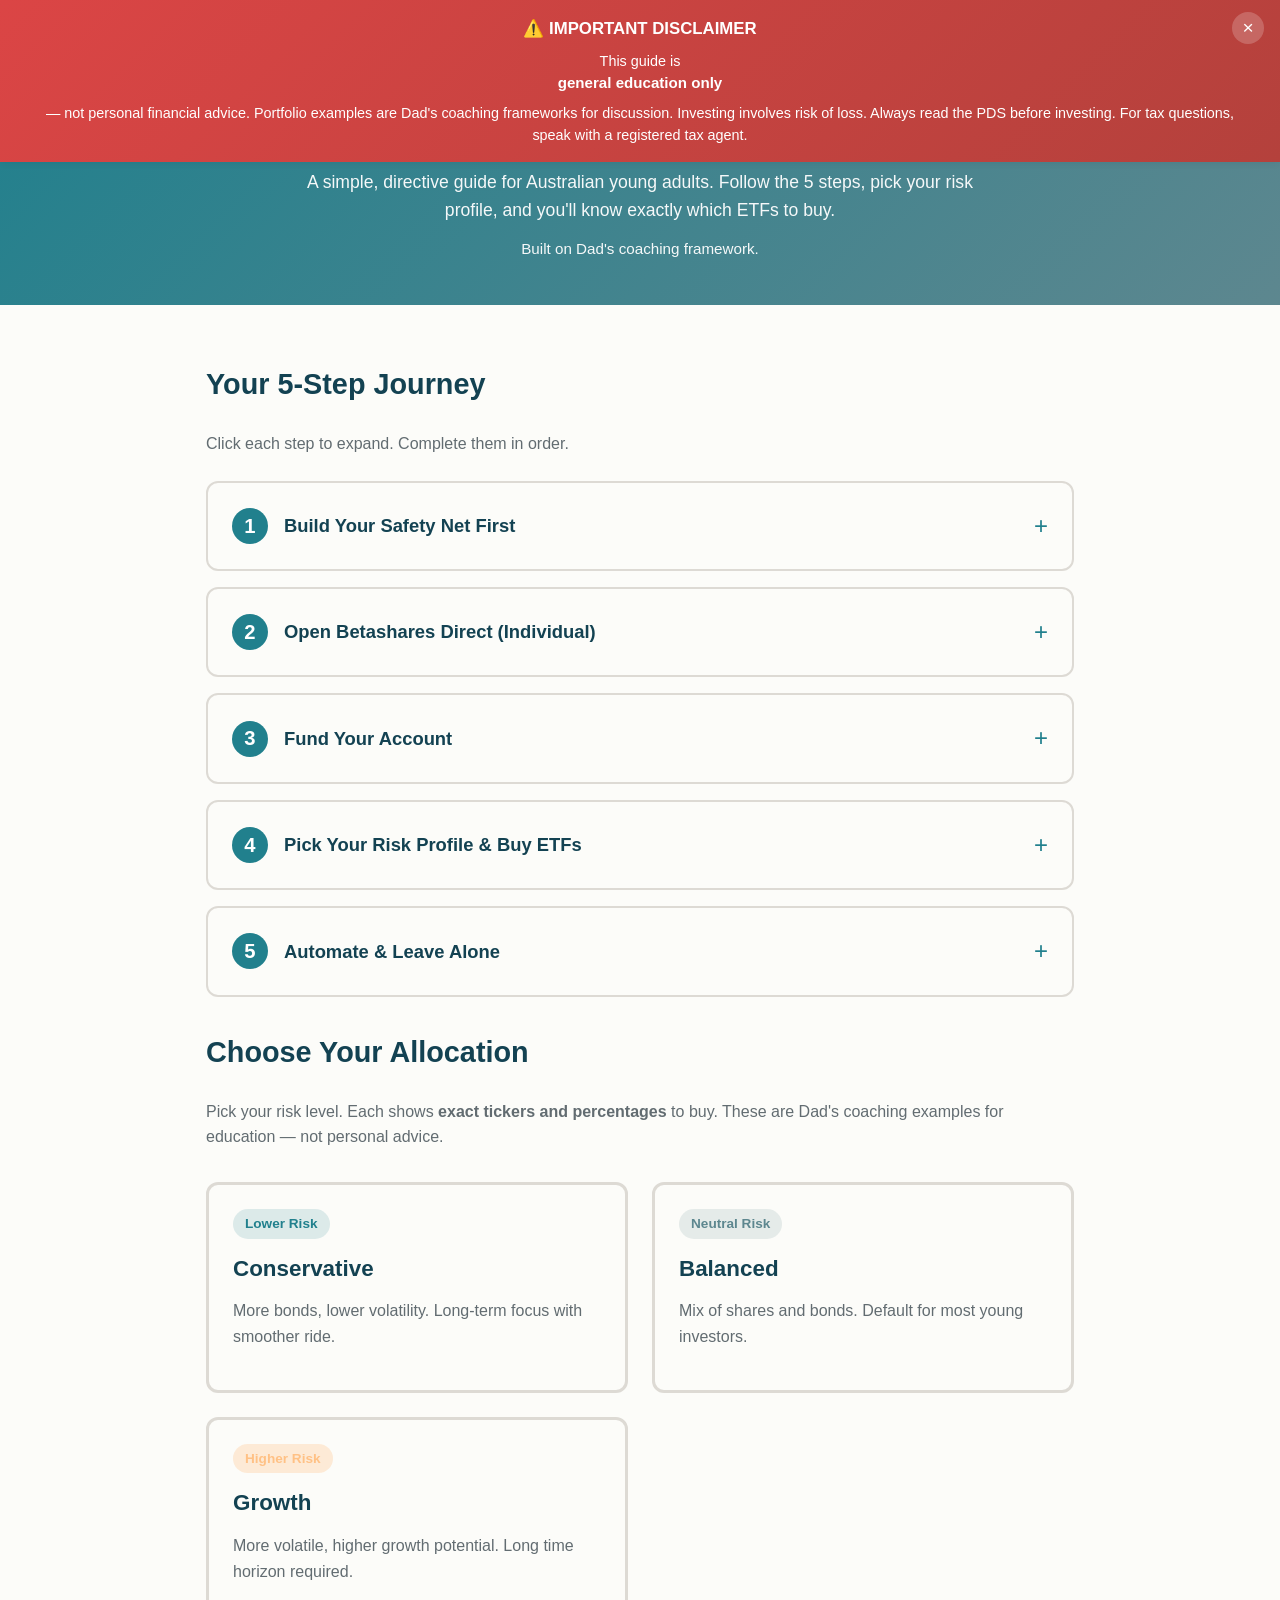
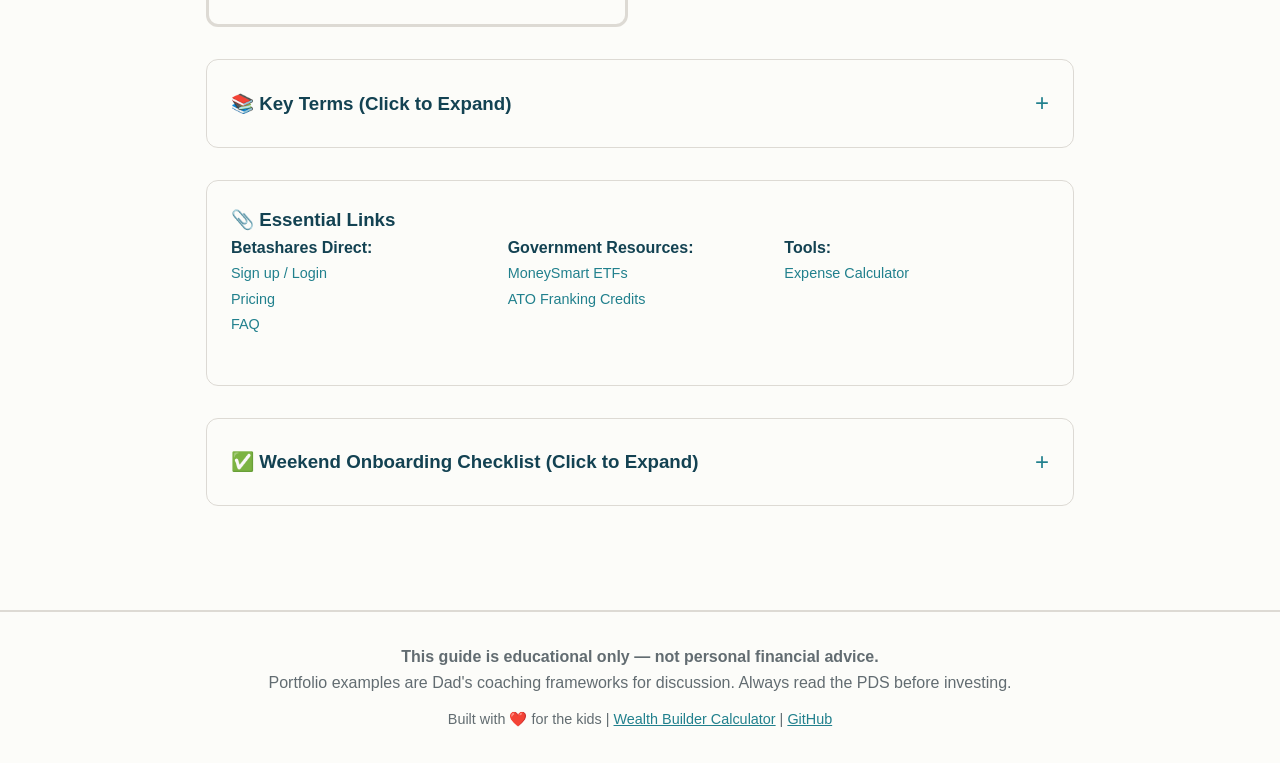
<file: guide.html>
<!DOCTYPE html>
<html lang="en">
<head>
    <meta charset="UTF-8">
    <meta name="viewport" content="width=device-width, initial-scale=1.0">
    <title>Start Investing: Australian Guide for Young Adults | Betashares Direct</title>
    <style>
        :root {
            --color-primary: #21808D;
            --color-primary-hover: #1D7480;
            --color-primary-light: #E6F4F6;
            --color-secondary: #5D878F;
            --color-accent: #1FB8CD;
            --color-warning: #FFC185;
            --color-error: #DB4545;
            --color-success: #21808D;
            --color-bg: #FCFCF9;
            --color-surface: #FFFFD;
            --color-text: #134252;
            --color-text-secondary: #626C71;
            --color-border: rgba(94, 82, 64, 0.2);
            --spacing-xs: 8px;
            --spacing-sm: 12px;
            --spacing-md: 16px;
            --spacing-lg: 24px;
            --spacing-xl: 32px;
            --spacing-2xl: 48px;
            --radius-sm: 6px;
            --radius-md: 8px;
            --radius-lg: 12px;
            --shadow-sm: 0 1px 3px rgba(0, 0, 0, 0.04), 0 1px 2px rgba(0, 0, 0, 0.02);
            --shadow-md: 0 4px 6px -1px rgba(0, 0, 0, 0.04), 0 2px 4px -1px rgba(0, 0, 0, 0.02);
            --shadow-lg: 0 10px 15px -3px rgba(0, 0, 0, 0.1), 0 4px 6px -2px rgba(0, 0, 0, 0.05);
        }

        @media (prefers-color-scheme: dark) {
            :root {
                --color-bg: #1F2121;
                --color-surface: #262828;
                --color-text: #F5F5F5;
                --color-text-secondary: rgba(167, 169, 169, 0.7);
                --color-primary: #32B8C6;
                --color-primary-hover: #2DA6B2;
                --color-primary-light: rgba(50, 184, 198, 0.15);
                --color-border: rgba(119, 124, 124, 0.3);
            }
        }

        * {
            margin: 0;
            padding: 0;
            box-sizing: border-box;
        }

        body {
            font-family: -apple-system, BlinkMacSystemFont, 'Segoe UI', Roboto, 'Helvetica Neue', Arial, sans-serif;
            line-height: 1.6;
            color: var(--color-text);
            background-color: var(--color-bg);
            font-size: 16px;
        }

        .disclaimer-banner {
            background: linear-gradient(135deg, #DB4545 0%, #B4413C 100%);
            color: white;
            padding: var(--spacing-md) var(--spacing-lg);
            text-align: center;
            position: fixed;
            top: 0;
            left: 0;
            right: 0;
            z-index: 1001;
            box-shadow: var(--shadow-md);
            transform: translateY(-100%);
            transition: transform 0.3s ease-out;
        }

        .disclaimer-banner.visible {
            transform: translateY(0);
        }

        .disclaimer-banner strong {
            display: block;
            font-size: 1.05em;
            margin-bottom: var(--spacing-xs);
        }

        .disclaimer-banner p {
            font-size: 0.9em;
            max-width: 1200px;
            margin: 0 auto;
            line-height: 1.5;
        }

        .disclaimer-close {
            position: absolute;
            top: var(--spacing-sm);
            right: var(--spacing-md);
            background: rgba(255, 255, 255, 0.2);
            border: none;
            color: white;
            width: 32px;
            height: 32px;
            border-radius: 50%;
            cursor: pointer;
            font-size: 1.2em;
            display: flex;
            align-items: center;
            justify-content: center;
            transition: background 0.2s;
        }

        .disclaimer-close:hover {
            background: rgba(255, 255, 255, 0.3);
        }

        .disclaimer-trigger {
            background: rgba(219, 69, 69, 0.1);
            border: 1px solid rgba(219, 69, 69, 0.3);
            color: #DB4545;
            padding: 6px 12px;
            border-radius: var(--radius-sm);
            cursor: pointer;
            font-size: 0.85em;
            font-weight: 600;
            transition: all 0.2s;
            display: inline-flex;
            align-items: center;
            gap: 6px;
        }

        .disclaimer-trigger:hover {
            background: rgba(219, 69, 69, 0.15);
            border-color: rgba(219, 69, 69, 0.5);
        }

        @media (prefers-color-scheme: dark) {
            .disclaimer-trigger {
                background: rgba(255, 84, 89, 0.15);
                border-color: rgba(255, 84, 89, 0.3);
                color: #FF5459;
            }
            .disclaimer-trigger:hover {
                background: rgba(255, 84, 89, 0.25);
                border-color: rgba(255, 84, 89, 0.5);
            }
        }

        .nav-menu {
            background: var(--color-surface);
            border-bottom: 2px solid var(--color-border);
            padding: var(--spacing-md);
            position: sticky;
            top: 0;
            z-index: 999;
            box-shadow: var(--shadow-sm);
        }

        .nav-container {
            max-width: 1200px;
            margin: 0 auto;
            display: flex;
            gap: var(--spacing-sm);
            align-items: center;
            flex-wrap: wrap;
        }

        .container {
            max-width: 900px;
            margin: 0 auto;
            padding: var(--spacing-lg) var(--spacing-md);
        }

        .hero {
            background: linear-gradient(135deg, var(--color-primary) 0%, var(--color-secondary) 100%);
            color: white;
            padding: var(--spacing-xl) var(--spacing-md);
            text-align: center;
            margin-bottom: var(--spacing-xl);
        }

        .hero h1 {
            font-size: 2.2em;
            margin-bottom: var(--spacing-md);
            font-weight: 700;
        }

        .hero p {
            font-size: 1.1em;
            opacity: 0.95;
            max-width: 700px;
            margin: 0 auto var(--spacing-sm);
        }

        .section-title {
            font-size: 1.8em;
            color: var(--color-text);
            margin-bottom: var(--spacing-lg);
            font-weight: 700;
        }

        /* Accordion Styles */
        .accordion {
            margin-bottom: var(--spacing-xl);
        }

        .accordion-item {
            background: var(--color-surface);
            border: 2px solid var(--color-border);
            border-radius: var(--radius-lg);
            margin-bottom: var(--spacing-md);
            overflow: hidden;
            transition: all 0.3s;
        }

        .accordion-item.active {
            border-color: var(--color-primary);
            box-shadow: var(--shadow-md);
        }

        .accordion-header {
            padding: var(--spacing-lg);
            cursor: pointer;
            display: flex;
            justify-content: space-between;
            align-items: center;
            transition: background 0.2s;
            user-select: none;
        }

        .accordion-header:hover {
            background: var(--color-primary-light);
        }

        .accordion-title {
            display: flex;
            align-items: center;
            gap: var(--spacing-md);
            font-weight: 600;
            color: var(--color-text);
            font-size: 1.15em;
        }

        .step-number {
            background: var(--color-primary);
            color: white;
            width: 36px;
            height: 36px;
            border-radius: 50%;
            display: flex;
            align-items: center;
            justify-content: center;
            font-size: 1.1em;
            font-weight: 700;
            flex-shrink: 0;
        }

        .accordion-icon {
            font-size: 1.5em;
            transition: transform 0.3s;
            color: var(--color-primary);
            flex-shrink: 0;
        }

        .accordion-item.active .accordion-icon {
            transform: rotate(45deg);
        }

        .accordion-content {
            max-height: 0;
            overflow: hidden;
            transition: max-height 0.3s ease-out;
        }

        .accordion-item.active .accordion-content {
            max-height: 2000px;
        }

        .accordion-body {
            padding: 0 var(--spacing-lg) var(--spacing-lg);
            color: var(--color-text-secondary);
            line-height: 1.7;
        }

        .accordion-body h4 {
            color: var(--color-text);
            margin: var(--spacing-md) 0 var(--spacing-sm);
        }

        .accordion-body ul {
            margin: var(--spacing-sm) 0;
            padding-left: var(--spacing-lg);
        }

        .accordion-body li {
            margin-bottom: var(--spacing-xs);
        }

        /* Risk Profile Cards */
        .risk-cards {
            display: grid;
            grid-template-columns: repeat(auto-fit, minmax(280px, 1fr));
            gap: var(--spacing-lg);
            margin: var(--spacing-xl) 0;
        }

        .risk-card {
            background: var(--color-surface);
            border: 3px solid var(--color-border);
            border-radius: var(--radius-lg);
            padding: var(--spacing-lg);
            cursor: pointer;
            transition: all 0.3s;
            position: relative;
        }

        .risk-card:hover {
            transform: translateY(-4px);
            box-shadow: var(--shadow-lg);
            border-color: var(--color-primary);
        }

        .risk-card.active {
            border-color: var(--color-primary);
            background: var(--color-primary-light);
        }

        .risk-badge {
            display: inline-block;
            padding: 4px 12px;
            border-radius: 20px;
            font-size: 0.85em;
            font-weight: 600;
            margin-bottom: var(--spacing-sm);
        }

        .risk-badge.conservative {
            background: rgba(33, 128, 141, 0.15);
            color: var(--color-primary);
        }

        .risk-badge.balanced {
            background: rgba(93, 135, 143, 0.15);
            color: var(--color-secondary);
        }

        .risk-badge.growth {
            background: rgba(255, 193, 133, 0.3);
            color: var(--color-warning);
        }

        .risk-card h3 {
            font-size: 1.4em;
            margin-bottom: var(--spacing-sm);
            color: var(--color-text);
        }

        .risk-card p {
            margin-bottom: var(--spacing-md);
            color: var(--color-text-secondary);
        }

        .portfolio-details {
            max-height: 0;
            overflow: hidden;
            transition: max-height 0.4s ease-out;
            margin-top: var(--spacing-md);
        }

        .risk-card.active .portfolio-details {
            max-height: 3000px;
        }

        .allocation-grid {
            background: var(--color-bg);
            padding: var(--spacing-md);
            border-radius: var(--radius-md);
            margin: var(--spacing-md) 0;
        }

        .allocation-item {
            display: flex;
            justify-content: space-between;
            padding: var(--spacing-xs) 0;
            border-bottom: 1px solid var(--color-border);
        }

        .allocation-item:last-child {
            border-bottom: none;
        }

        .ticker {
            font-weight: 600;
            color: var(--color-primary);
            font-family: monospace;
        }

        .percentage {
            font-weight: 600;
            color: var(--color-text);
        }

        .buy-checklist {
            background: rgba(31, 184, 205, 0.1);
            border-left: 4px solid var(--color-accent);
            padding: var(--spacing-md);
            margin: var(--spacing-md) 0;
            border-radius: var(--radius-sm);
        }

        .buy-checklist h4 {
            color: var(--color-accent);
            margin-bottom: var(--spacing-sm);
        }

        .buy-checklist ol {
            margin: var(--spacing-sm) 0;
            padding-left: var(--spacing-lg);
        }

        .buy-checklist li {
            margin-bottom: var(--spacing-xs);
        }

        .warning-box {
            background: rgba(255, 193, 133, 0.15);
            border-left: 4px solid var(--color-warning);
            padding: var(--spacing-md);
            margin: var(--spacing-md) 0;
            border-radius: var(--radius-sm);
        }

        .info-box {
            background: var(--color-primary-light);
            border-left: 4px solid var(--color-primary);
            padding: var(--spacing-md);
            margin: var(--spacing-md) 0;
            border-radius: var(--radius-sm);
        }

        .simple-section {
            background: var(--color-surface);
            border: 1px solid var(--color-border);
            border-radius: var(--radius-lg);
            padding: var(--spacing-lg);
            margin-bottom: var(--spacing-xl);
        }

        .btn {
            display: inline-block;
            padding: var(--spacing-sm) var(--spacing-lg);
            background: var(--color-primary);
            color: white;
            border-radius: var(--radius-md);
            text-decoration: none;
            font-weight: 600;
            transition: background 0.2s;
        }

        .btn:hover {
            background: var(--color-primary-hover);
        }

        .footer {
            background: var(--color-surface);
            border-top: 2px solid var(--color-border);
            padding: var(--spacing-xl) var(--spacing-md);
            margin-top: var(--spacing-2xl);
            text-align: center;
        }

        .footer-links {
            max-width: 900px;
            margin: 0 auto var(--spacing-lg);
            display: grid;
            grid-template-columns: repeat(auto-fit, minmax(200px, 1fr));
            gap: var(--spacing-sm);
            text-align: left;
        }

        .footer-link {
            color: var(--color-primary);
            text-decoration: none;
            font-size: 0.9em;
        }

        .footer-link:hover {
            text-decoration: underline;
        }

        @media (max-width: 768px) {
            .hero h1 {
                font-size: 1.6em;
            }

            .hero p {
                font-size: 1em;
            }

            .section-title {
                font-size: 1.4em;
            }

            .risk-cards {
                grid-template-columns: 1fr;
            }

            .disclaimer-trigger {
                width: 100%;
                justify-content: center;
            }

            .nav-container {
                flex-direction: column;
            }

            .accordion-title {
                font-size: 1em;
            }

            .step-number {
                width: 32px;
                height: 32px;
                font-size: 1em;
            }
        }
    </style>
</head>
<body>
    <!-- Disclaimer Banner (collapsed by default) -->
    <div class="disclaimer-banner" id="disclaimerBanner">
        <button class="disclaimer-close" onclick="toggleDisclaimer()" aria-label="Close disclaimer">×</button>
        <strong>⚠️ IMPORTANT DISCLAIMER</strong>
        <p>
            This guide is <strong>general education only</strong> — not personal financial advice. 
            Portfolio examples are Dad's coaching frameworks for discussion. Investing involves risk of loss. 
            Always read the PDS before investing. For tax questions, speak with a registered tax agent.
        </p>
    </div>

    <!-- Navigation -->
    <nav class="nav-menu">
        <div class="nav-container">
            <button class="disclaimer-trigger" onclick="toggleDisclaimer()">
                <span>⚠️</span>
                <span>Disclaimer</span>
            </button>
        </div>
    </nav>

    <!-- Hero -->
    <div class="hero">
        <h1>🚀 Start Investing</h1>
        <p>A simple, directive guide for Australian young adults. Follow the 5 steps, pick your risk profile, and you'll know exactly which ETFs to buy.</p>
        <p style="font-size: 0.95em; margin-top: var(--spacing-sm);">Built on Dad's coaching framework.</p>
    </div>

    <!-- Main Content -->
    <div class="container">
        <!-- 5-Step Accordion -->
        <section>
            <h2 class="section-title">Your 5-Step Journey</h2>
            <p style="margin-bottom: var(--spacing-lg); color: var(--color-text-secondary);">Click each step to expand. Complete them in order.</p>

            <div class="accordion">
                <div class="accordion-item">
                    <div class="accordion-header" onclick="toggleAccordion(this)">
                        <div class="accordion-title">
                            <div class="step-number">1</div>
                            <span>Build Your Safety Net First</span>
                        </div>
                        <div class="accordion-icon">+</div>
                    </div>
                    <div class="accordion-content">
                        <div class="accordion-body">
                            <p><strong>Don't invest until you have an emergency fund.</strong></p>
                            
                            <h4>What you need:</h4>
                            <ul>
                                <li><strong>Minimum:</strong> $2,000–$3,000 for unexpected expenses</li>
                                <li><strong>Target:</strong> 3–6 months of living expenses</li>
                                <li><strong>Where:</strong> High-interest savings account (UBank, ING, Macquarie)</li>
                            </ul>

                            <h4>Money buckets (from Dad's framework):</h4>
                            <p>Your income splits into buckets:</p>
                            <ol>
                                <li><strong>Fixed expenses</strong> — rent, food, transport (cover first)</li>
                                <li><strong>Emergency fund</strong> — build to target, then maintain</li>
                                <li><strong>Big goal</strong> — car, trip, house deposit (optional)</li>
                                <li><strong>Investments</strong> — ETFs for long-term growth (~10–15% of leftover)</li>
                                <li><strong>Flexible spending</strong> — fun, lifestyle, buffer (rest)</li>
                            </ol>

                            <p style="margin-top: var(--spacing-md);">
                                <strong>💡 Use the <a href="index.html" style="color: var(--color-primary);">Student Wealth Builder calculator</a></strong> to estimate your expenses and see bucket allocations.
                            </p>
                        </div>
                    </div>
                </div>

                <div class="accordion-item">
                    <div class="accordion-header" onclick="toggleAccordion(this)">
                        <div class="accordion-title">
                            <div class="step-number">2</div>
                            <span>Open Betashares Direct (Individual)</span>
                        </div>
                        <div class="accordion-icon">+</div>
                    </div>
                    <div class="accordion-content">
                        <div class="accordion-body">
                            <p>You're an adult, so open a <strong>Betashares Direct Individual account</strong> (not Kids).</p>
                            
                            <h4>What to do:</h4>
                            <ol>
                                <li>Go to <a href="https://direct.betashares.com.au" target="_blank" style="color: var(--color-primary);">direct.betashares.com.au</a></li>
                                <li>Sign up for an <strong>Individual</strong> account</li>
                                <li><strong>Quote your Tax File Number (TFN)</strong> — avoids extra withholding tax</li>
                                <li>Complete identity verification</li>
                            </ol>

                            <div class="info-box">
                                <strong>Why Betashares Direct?</strong>
                                <ul>
                                    <li>$0 brokerage on ASX ETFs (Manual DIY mode)</li>
                                    <li>Fractional investing (buy with any dollar amount)</li>
                                    <li>Auto-Invest option for set-and-forget</li>
                                </ul>
                            </div>

                            <div class="warning-box">
                                <strong>Note:</strong> Betashares Direct is <strong>custodial</strong> (no personal HIN). 
                                Your holdings are safe and segregated. If you want CHESS later, consider Stake or CMC Invest.
                            </div>
                        </div>
                    </div>
                </div>

                <div class="accordion-item">
                    <div class="accordion-header" onclick="toggleAccordion(this)">
                        <div class="accordion-title">
                            <div class="step-number">3</div>
                            <span>Fund Your Account</span>
                        </div>
                        <div class="accordion-icon">+</div>
                    </div>
                    <div class="accordion-content">
                        <div class="accordion-body">
                            <p>Set up recurring bank transfers to your Betashares Direct Wallet.</p>
                            
                            <h4>How to fund:</h4>
                            <ol>
                                <li>In Betashares Direct, find your Wallet <strong>BSB + account number</strong></li>
                                <li>Set up recurring bank transfer from your bank (weekly/fortnightly/monthly)</li>
                                <li><strong>Osko</strong> often makes BSB transfers instant</li>
                                <li>Start small ($50–$200/month is fine)</li>
                            </ol>

                            <p style="margin-top: var(--spacing-md);"><strong>Note:</strong> PayID is not advertised on Betashares Direct — use BSB + account number.</p>
                        </div>
                    </div>
                </div>

                <div class="accordion-item">
                    <div class="accordion-header" onclick="toggleAccordion(this)">
                        <div class="accordion-title">
                            <div class="step-number">4</div>
                            <span>Pick Your Risk Profile & Buy ETFs</span>
                        </div>
                        <div class="accordion-icon">+</div>
                    </div>
                    <div class="accordion-content">
                        <div class="accordion-body">
                            <p><strong>This is the key step.</strong> Choose your risk profile below, then buy the exact ETFs listed.</p>
                            <p>Scroll down to the <strong>"Choose Your Allocation"</strong> section to see Conservative, Balanced, or Growth options with specific tickers and percentages.</p>
                        </div>
                    </div>
                </div>

                <div class="accordion-item">
                    <div class="accordion-header" onclick="toggleAccordion(this)">
                        <div class="accordion-title">
                            <div class="step-number">5</div>
                            <span>Automate & Leave Alone</span>
                        </div>
                        <div class="accordion-icon">+</div>
                    </div>
                    <div class="accordion-content">
                        <div class="accordion-body">
                            <h4>How to automate:</h4>
                            <ul>
                                <li><strong>Manual DIY (recommended while small):</strong> Buy manually each month when your transfer arrives — takes 2 minutes, $0 fees</li>
                                <li><strong>Auto-Invest:</strong> Set up if all your ETFs are Betashares (up to 5 ETFs, fixed $ amounts)</li>
                                <li><strong>Custom Portfolio:</strong> Use only if you want % auto-rebalancing and accept ~$3–4.50/month fee (better for $10k+ balances)</li>
                            </ul>

                            <h4>Then leave it alone:</h4>
                            <ul>
                                <li>Review once a year</li>
                                <li>Don't check daily — time in the market beats timing the market</li>
                                <li>Keep contributing regularly (dollar-cost averaging)</li>
                            </ul>
                        </div>
                    </div>
                </div>
            </div>
        </section>

        <!-- Risk Profile Cards -->
        <section id="choose-allocation">
            <h2 class="section-title">Choose Your Allocation</h2>
            <p style="margin-bottom: var(--spacing-lg); color: var(--color-text-secondary);">
                Pick your risk level. Each shows <strong>exact tickers and percentages</strong> to buy. 
                These are Dad's coaching examples for education — not personal advice.
            </p>

            <div class="risk-cards">
                <!-- Conservative Card -->
                <div class="risk-card" onclick="toggleRiskCard(this)">
                    <div class="risk-badge conservative">Lower Risk</div>
                    <h3>Conservative</h3>
                    <p>More bonds, lower volatility. Long-term focus with smoother ride.</p>
                    
                    <div class="portfolio-details">
                        <h4 style="margin-top: var(--spacing-lg); color: var(--color-text);">Who it's for:</h4>
                        <p>You want steady growth with less ups and downs. You're nervous about big market swings or need money in 5–10 years.</p>

                        <h4 style="margin-top: var(--spacing-md); color: var(--color-text);">Exact allocation:</h4>
                        <div class="allocation-grid">
                            <div class="allocation-item">
                                <span class="ticker">AAA</span>
                                <span class="percentage">30%</span>
                            </div>
                            <div class="allocation-item">
                                <span class="ticker">QPON</span>
                                <span class="percentage">20%</span>
                            </div>
                            <div class="allocation-item">
                                <span class="ticker">CRED</span>
                                <span class="percentage">15%</span>
                            </div>
                            <div class="allocation-item">
                                <span class="ticker">WBND</span>
                                <span class="percentage">15%</span>
                            </div>
                            <div class="allocation-item">
                                <span class="ticker">A200</span>
                                <span class="percentage">10%</span>
                            </div>
                            <div class="allocation-item">
                                <span class="ticker">BGBL</span>
                                <span class="percentage">10%</span>
                            </div>
                        </div>

                        <p style="font-size: 0.9em; color: var(--color-text-secondary); margin-top: var(--spacing-sm);">
                            <strong>Note:</strong> Bonds (AAA, QPON, CRED, WBND) = lower risk, lower return. 
                            Shares (A200, BGBL) = higher growth potential.
                        </p>

                        <div class="buy-checklist">
                            <h4>💰 How to buy (example: $100/month)</h4>
                            <ol>
                                <li>In Betashares Direct, search <strong>AAA</strong> → buy $30</li>
                                <li>Search <strong>QPON</strong> → buy $20</li>
                                <li>Search <strong>CRED</strong> → buy $15</li>
                                <li>Search <strong>WBND</strong> → buy $15</li>
                                <li>Search <strong>A200</strong> → buy $10</li>
                                <li>Search <strong>BGBL</strong> → buy $10</li>
                            </ol>
                            <p style="margin-top: var(--spacing-sm); font-size: 0.9em;">
                                Manual DIY = $0 brokerage. Scale these amounts up/down for your monthly contribution.
                            </p>
                        </div>

                        <div class="warning-box">
                            <strong>⚠️ Risk warning:</strong> Even conservative portfolios can lose value in the short term. 
                            Don't invest money you need in the next 3–5 years.
                        </div>
                    </div>
                </div>

                <!-- Balanced Card -->
                <div class="risk-card" onclick="toggleRiskCard(this)">
                    <div class="risk-badge balanced">Neutral Risk</div>
                    <h3>Balanced</h3>
                    <p>Mix of shares and bonds. Default for most young investors.</p>
                    
                    <div class="portfolio-details">
                        <h4 style="margin-top: var(--spacing-lg); color: var(--color-text);">Who it's for:</h4>
                        <p>Most young adults (~18–30). You want growth but don't want 100% shares. 
                           Long-term investor (10+ years) who can handle normal market ups and downs.</p>

                        <h4 style="margin-top: var(--spacing-md); color: var(--color-text);">Standard Balanced:</h4>
                        <div class="allocation-grid">
                            <div class="allocation-item">
                                <span class="ticker">BGBL</span>
                                <span class="percentage">45%</span>
                            </div>
                            <div class="allocation-item">
                                <span class="ticker">A200</span>
                                <span class="percentage">30%</span>
                            </div>
                            <div class="allocation-item">
                                <span class="ticker">CRED</span>
                                <span class="percentage">15%</span>
                            </div>
                            <div class="allocation-item">
                                <span class="ticker">AAA</span>
                                <span class="percentage">10%</span>
                            </div>
                        </div>

                        <h4 style="margin-top: var(--spacing-lg); color: var(--color-text);">Ultra-Simple 2-ETF Balanced:</h4>
                        <p style="font-size: 0.95em; color: var(--color-text-secondary); margin-bottom: var(--spacing-sm);">
                            If you want the simplest possible path:
                        </p>
                        <div class="allocation-grid">
                            <div class="allocation-item">
                                <span class="ticker">BGBL</span>
                                <span class="percentage">60%</span>
                            </div>
                            <div class="allocation-item">
                                <span class="ticker">A200</span>
                                <span class="percentage">40%</span>
                            </div>
                        </div>
                        <p style="font-size: 0.9em; color: var(--color-text-secondary); margin-top: var(--spacing-sm);">
                            <strong>Benefit:</strong> Only 2 ETFs to track. Easy to maintain. Still diversified.
                        </p>

                        <h4 style="margin-top: var(--spacing-lg); color: var(--color-text);">Mixed-issuer alternative:</h4>
                        <p style="font-size: 0.95em; color: var(--color-text-secondary); margin-bottom: var(--spacing-sm);">
                            VAS (Vanguard Australian shares) + VGS (Vanguard global shares) — same concept, different issuer. 
                            Requires manual buys (Vanguard not in Betashares Auto-Invest).
                        </p>

                        <div class="buy-checklist">
                            <h4>💰 How to buy Standard Balanced (example: $100/month)</h4>
                            <ol>
                                <li>Search <strong>BGBL</strong> → buy $45</li>
                                <li>Search <strong>A200</strong> → buy $30</li>
                                <li>Search <strong>CRED</strong> → buy $15</li>
                                <li>Search <strong>AAA</strong> → buy $10</li>
                            </ol>
                        </div>

                        <div class="buy-checklist">
                            <h4>💰 How to buy Ultra-Simple (example: $100/month)</h4>
                            <ol>
                                <li>Search <strong>BGBL</strong> → buy $60</li>
                                <li>Search <strong>A200</strong> → buy $40</li>
                            </ol>
                            <p style="margin-top: var(--spacing-sm); font-size: 0.9em;">
                                That's it! Easiest to automate with Auto-Invest.
                            </p>
                        </div>

                        <div class="warning-box">
                            <strong>⚠️ Risk warning:</strong> Shares can fall 20–40% in bad markets. 
                            You must be comfortable holding through downturns.
                        </div>
                    </div>
                </div>

                <!-- Growth Card -->
                <div class="risk-card" onclick="toggleRiskCard(this)">
                    <div class="risk-badge growth">Higher Risk</div>
                    <h3>Growth</h3>
                    <p>More volatile, higher growth potential. Long time horizon required.</p>
                    
                    <div class="portfolio-details">
                        <h4 style="margin-top: var(--spacing-lg); color: var(--color-text);">Who it's for:</h4>
                        <p>Young investors (20s–early 30s) with 15+ year horizon. You can stomach big swings and want maximum growth. 
                           You won't panic-sell in a crash.</p>

                        <h4 style="margin-top: var(--spacing-md); color: var(--color-text);">Exact allocation:</h4>
                        <div class="allocation-grid">
                            <div class="allocation-item">
                                <span class="ticker">NDQ</span>
                                <span class="percentage">35%</span>
                            </div>
                            <div class="allocation-item">
                                <span class="ticker">BGBL</span>
                                <span class="percentage">25%</span>
                            </div>
                            <div class="allocation-item">
                                <span class="ticker">ASIA</span>
                                <span class="percentage">15%</span>
                            </div>
                            <div class="allocation-item">
                                <span class="ticker">A200</span>
                                <span class="percentage">15%</span>
                            </div>
                            <div class="allocation-item">
                                <span class="ticker">BEMG</span>
                                <span class="percentage">10%</span>
                            </div>
                        </div>

                        <p style="font-size: 0.9em; color: var(--color-text-secondary); margin-top: var(--spacing-sm);">
                            <strong>What this is:</strong> Tech-heavy (NDQ = NASDAQ), global diversification, emerging markets. 
                            No bonds = higher volatility.
                        </p>

                        <h4 style="margin-top: var(--spacing-lg); color: var(--color-text);">Optional crypto add-on:</h4>
                        <p style="font-size: 0.95em; color: var(--color-text-secondary);">
                            If you insist on Bitcoin exposure: <strong>QBTC max 1–3%</strong> only. 
                            Very high risk. Not required for growth portfolio.
                        </p>

                        <div class="buy-checklist">
                            <h4>💰 How to buy (example: $100/month)</h4>
                            <ol>
                                <li>Search <strong>NDQ</strong> → buy $35</li>
                                <li>Search <strong>BGBL</strong> → buy $25</li>
                                <li>Search <strong>ASIA</strong> → buy $15</li>
                                <li>Search <strong>A200</strong> → buy $15</li>
                                <li>Search <strong>BEMG</strong> → buy $10</li>
                            </ol>
                            <p style="margin-top: var(--spacing-sm); font-size: 0.9em;">
                                <em>Optional:</em> Add $1–3 to QBTC if you want Bitcoin (max 3% total allocation).
                            </p>
                        </div>

                        <div class="warning-box">
                            <strong>⚠️ Risk warning:</strong> This portfolio can fall 40–60% in severe markets. 
                            Tech (NDQ) and emerging markets (ASIA, BEMG) are volatile. 
                            Only use if you won't panic-sell and have 15+ years before you need the money.
                        </div>
                    </div>
                </div>
            </div>
        </section>

        <!-- Glossary (Collapsed) -->
        <section>
            <div class="simple-section">
                <div style="display: flex; justify-content: space-between; align-items: center; cursor: pointer;" onclick="toggleSection('glossary')">
                    <h3 style="margin: 0;">📚 Key Terms (Click to Expand)</h3>
                    <span style="font-size: 1.5em; color: var(--color-primary);" id="glossary-icon">+</span>
                </div>
                <div id="glossary-content" style="max-height: 0; overflow: hidden; transition: max-height 0.3s ease-out;">
                    <div style="padding-top: var(--spacing-lg);">
                        <p><strong>ETF (Exchange Traded Fund):</strong> A basket of investments that trades on the stock exchange. 
                           When you buy VGS, you own a slice of ~1,400 global companies.</p>
                        
                        <p><strong>Ticker:</strong> The ASX code for an ETF (e.g., A200, BGBL, NDQ).</p>
                        
                        <p><strong>MER (Management Expense Ratio):</strong> Annual fee as % of investment. 
                           Example: A200 = 0.04% p.a. = $0.40/year on $1,000.</p>
                        
                        <p><strong>Fractional shares:</strong> Buy less than 1 full unit. Betashares Direct supports this.</p>
                        
                        <p><strong>DCA (Dollar-Cost Averaging):</strong> Invest a fixed amount regularly (e.g., $200/month). 
                           Smooths out price swings.</p>
                        
                        <p><strong>Custodial vs CHESS:</strong> Betashares = custodial (no personal HIN). 
                           CHESS = shares in your name with HIN (Holder Identification Number). 
                           Both are safe; CHESS offers more portability.</p>
                        
                        <p><strong>TFN (Tax File Number):</strong> Quote it when opening accounts to avoid extra withholding tax.</p>
                        
                        <p><strong>Franking credits:</strong> Tax credit for Australian shares (applies to A200, VAS). 
                           Can boost after-tax returns for low-income earners.</p>
                    </div>
                </div>
            </div>
        </section>

        <!-- Quick Links Footer Section -->
        <section>
            <div class="simple-section">
                <h3>📎 Essential Links</h3>
                <div class="footer-links">
                    <div>
                        <strong>Betashares Direct:</strong><br>
                        <a href="https://direct.betashares.com.au" target="_blank" class="footer-link">Sign up / Login</a><br>
                        <a href="https://www.betashares.com.au/direct/pricing" target="_blank" class="footer-link">Pricing</a><br>
                        <a href="https://www.betashares.com.au/direct/faq" target="_blank" class="footer-link">FAQ</a>
                    </div>
                    <div>
                        <strong>Government Resources:</strong><br>
                        <a href="https://moneysmart.gov.au/managed-funds-and-etfs/exchange-traded-funds-etfs" target="_blank" class="footer-link">MoneySmart ETFs</a><br>
                        <a href="https://www.ato.gov.au/individuals-and-families/investments-and-assets/shares-funds-and-trusts/investing-in-shares/refund-of-franking-credits-for-individuals" target="_blank" class="footer-link">ATO Franking Credits</a>
                    </div>
                    <div>
                        <strong>Tools:</strong><br>
                        <a href="index.html" class="footer-link">Expense Calculator</a>
                    </div>
                </div>
            </div>
        </section>

        <!-- Weekend Checklist (Collapsed) -->
        <section>
            <div class="simple-section">
                <div style="display: flex; justify-content: space-between; align-items: center; cursor: pointer;" onclick="toggleSection('checklist')">
                    <h3 style="margin: 0;">✅ Weekend Onboarding Checklist (Click to Expand)</h3>
                    <span style="font-size: 1.5em; color: var(--color-primary);" id="checklist-icon">+</span>
                </div>
                <div id="checklist-content" style="max-height: 0; overflow: hidden; transition: max-height 0.3s ease-out;">
                    <div style="padding-top: var(--spacing-lg);">
                        <ol>
                            <li>Calculate emergency fund target (3–6 months expenses)</li>
                            <li>Open high-interest savings account (UBank, ING, etc.)</li>
                            <li>Save emergency fund before investing</li>
                            <li>Sign up for Betashares Direct Individual + quote TFN</li>
                            <li>Set up recurring bank transfer to Wallet</li>
                            <li>Pick Conservative/Balanced/Growth profile above</li>
                            <li>Read PDS for your chosen ETFs</li>
                            <li>Make first purchase (Manual DIY, $0 brokerage)</li>
                            <li>Set monthly reminder or use Auto-Invest</li>
                            <li>Tell Dad you're set up 🎉</li>
                        </ol>
                    </div>
                </div>
            </div>
        </section>
    </div>

    <!-- Footer -->
    <div class="footer">
        <p style="color: var(--color-text-secondary); margin-bottom: var(--spacing-sm);">
            <strong>This guide is educational only — not personal financial advice.</strong><br>
            Portfolio examples are Dad's coaching frameworks for discussion. Always read the PDS before investing.
        </p>
        <p style="color: var(--color-text-secondary); font-size: 0.9em;">
            Built with ❤️ for the kids | 
            <a href="index.html" style="color: var(--color-primary);">Wealth Builder Calculator</a> | 
            <a href="https://github.com/leezo77/kidsWealthStrategy" target="_blank" style="color: var(--color-primary);">GitHub</a>
        </p>
    </div>

    <script>
        // Disclaimer toggle with localStorage
        function toggleDisclaimer() {
            const banner = document.getElementById('disclaimerBanner');
            const isVisible = banner.classList.contains('visible');
            
            if (isVisible) {
                banner.classList.remove('visible');
                localStorage.setItem('disclaimerDismissed', 'true');
            } else {
                banner.classList.add('visible');
                localStorage.removeItem('disclaimerDismissed');
            }
        }

        // Check localStorage on page load
        document.addEventListener('DOMContentLoaded', function() {
            const dismissed = localStorage.getItem('disclaimerDismissed');
            if (!dismissed) {
                document.getElementById('disclaimerBanner').classList.add('visible');
            }
        });

        // Accordion toggle (only one open at a time)
        function toggleAccordion(header) {
            const item = header.parentElement;
            const isActive = item.classList.contains('active');
            
            // Close all accordion items
            document.querySelectorAll('.accordion-item').forEach(i => {
                i.classList.remove('active');
            });
            
            // Open clicked item if it wasn't already open
            if (!isActive) {
                item.classList.add('active');
            }
        }

        // Risk card toggle (only one open at a time)
        function toggleRiskCard(card) {
            const isActive = card.classList.contains('active');
            
            // Close all risk cards
            document.querySelectorAll('.risk-card').forEach(c => {
                c.classList.remove('active');
            });
            
            // Open clicked card if it wasn't already open
            if (!isActive) {
                card.classList.add('active');
            }
        }

        // Toggle collapsible sections
        function toggleSection(sectionId) {
            const content = document.getElementById(sectionId + '-content');
            const icon = document.getElementById(sectionId + '-icon');
            
            if (content.style.maxHeight === '0px' || content.style.maxHeight === '') {
                content.style.maxHeight = '2000px';
                icon.textContent = '−';
            } else {
                content.style.maxHeight = '0px';
                icon.textContent = '+';
            }
        }
    </script>
</body>
</html>
</file>
